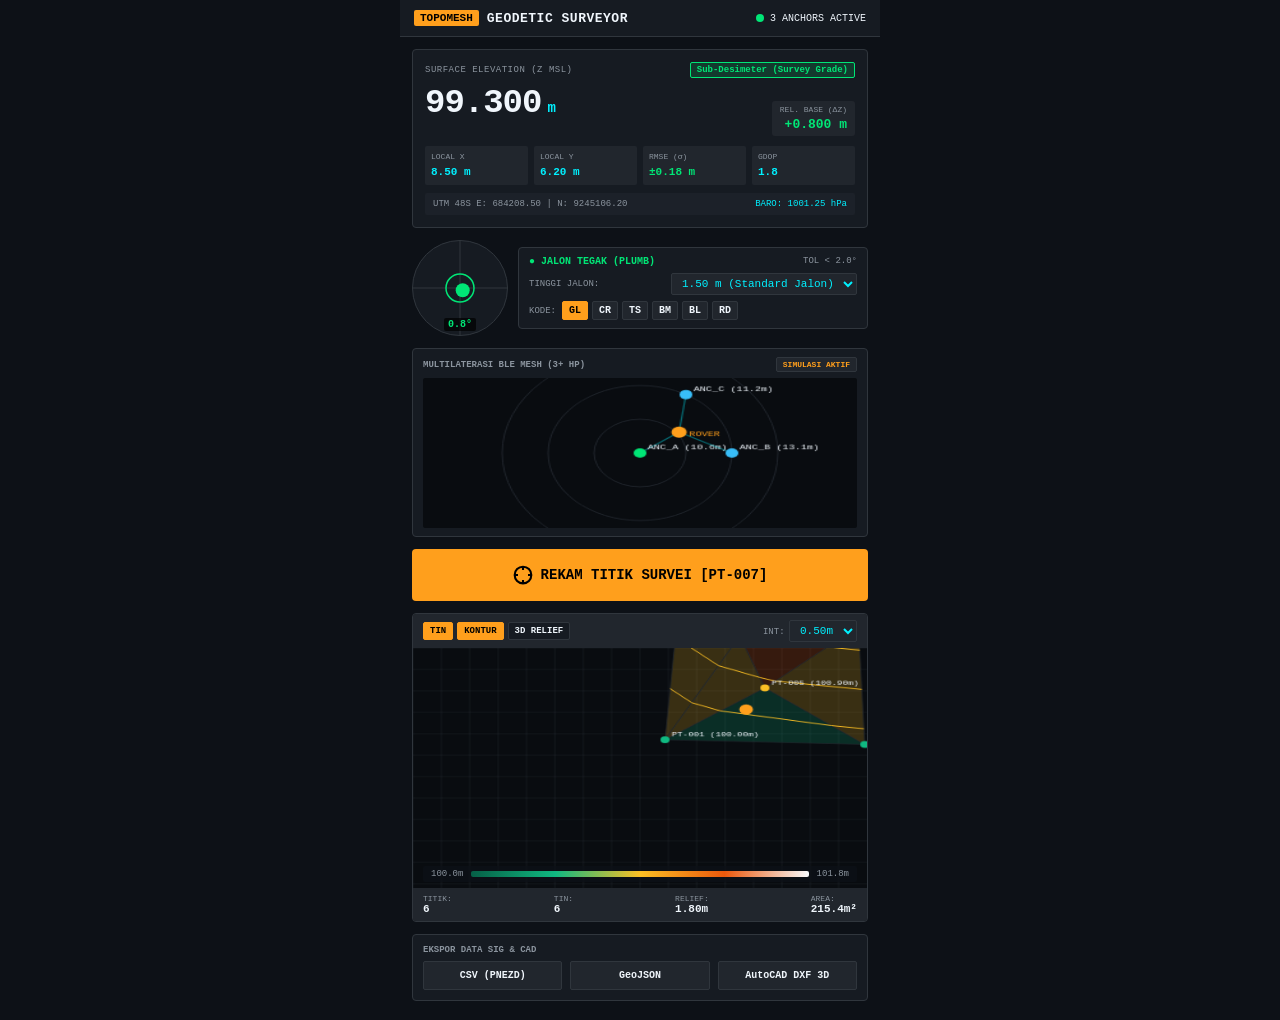
<file: Survey Topografi/web/index.html>
<!DOCTYPE html>
<html lang="id">
<head>
  <meta charset="UTF-8">
  <meta name="viewport" content="width=device-width, initial-scale=1.0, maximum-scale=1.0, user-scalable=no, viewport-fit=cover">
  <title>TopoMesh Geodetic Surveyor (iOS & Android)</title>
  <meta name="apple-mobile-web-app-capable" content="yes">
  <meta name="apple-mobile-web-app-status-bar-style" content="black-translucent">
  <meta name="apple-mobile-web-app-title" content="TopoMesh">
  <link rel="stylesheet" href="style.css">
</head>
<body>
  <div id="app">
    <!-- Top Header Navigation -->
    <header class="app-header">
      <div class="brand">
        <span class="badge-brand">TOPOMESH</span>
        <span class="brand-title">GEODETIC SURVEYOR</span>
      </div>
      <div class="header-status">
        <span id="mesh-status-indicator" class="status-dot"></span>
        <span id="mesh-status-text">3 ANCHORS ACTIVE</span>
      </div>
    </header>

    <!-- Main Content Area -->
    <main class="main-content">
      <!-- 1. Telemetry HUD -->
      <section class="telemetry-card">
        <div class="hud-top-row">
          <span class="hud-subtitle">SURFACE ELEVATION (Z MSL)</span>
          <span id="accuracy-pill" class="pill-badge pill-green">Sub-Desimeter (Survey Grade)</span>
        </div>
        <div class="elevation-display">
          <span id="elevation-value" class="mono-huge">99.300</span>
          <span class="unit-label">m</span>
          <div class="delta-box">
            <span class="delta-label">REL. BASE (ΔZ)</span>
            <span id="delta-value" class="delta-val mono">+0.800 m</span>
          </div>
        </div>

        <div class="hud-grid-metrics">
          <div class="metric-box">
            <span class="m-label">LOCAL X</span>
            <span id="local-x" class="m-val mono">8.50 m</span>
          </div>
          <div class="metric-box">
            <span class="m-label">LOCAL Y</span>
            <span id="local-y" class="m-val mono">6.20 m</span>
          </div>
          <div class="metric-box">
            <span class="m-label">RMSE (σ)</span>
            <span id="rmse-val" class="m-val mono text-green">±0.18 m</span>
          </div>
          <div class="metric-box">
            <span class="m-label">GDOP</span>
            <span id="gdop-val" class="m-val mono">1.8</span>
          </div>
        </div>

        <div class="hud-coords-bar">
          <span id="utm-coords" class="mono-small">UTM 48S E: 684208.50 | N: 9245106.20</span>
          <span id="baro-val" class="mono-small text-cyan">BARO: 1001.25 hPa</span>
        </div>
      </section>

      <!-- 2. Spirit Bubble Level & Pole Height Setting -->
      <section class="level-pole-row">
        <div class="spirit-level-container">
          <canvas id="bubbleCanvas" width="96" height="96"></canvas>
          <div id="tilt-angle-label" class="tilt-badge text-green mono">0.8°</div>
        </div>
        <div class="pole-details-card">
          <div class="pole-status-header">
            <span id="level-status-text" class="status-plumb mono">● JALON TEGAK (PLUMB)</span>
            <span class="pole-tol mono">TOL &lt; 2.0°</span>
          </div>
          <div class="pole-input-row">
            <label for="pole-height-select" class="mono-small">TINGGI JALON:</label>
            <select id="pole-height-select" class="mono-select">
              <option value="0.0">0.00 m (Ground Contact)</option>
              <option value="1.3">1.30 m</option>
              <option value="1.5" selected>1.50 m (Standard Jalon)</option>
              <option value="1.8">1.80 m</option>
              <option value="2.0">2.00 m (Prism Pole)</option>
            </select>
          </div>
          <div class="feature-code-bar">
            <span class="mono-small">KODE:</span>
            <div class="code-chips" id="codeChipsContainer">
              <button class="chip active" data-code="GL">GL</button>
              <button class="chip" data-code="CR">CR</button>
              <button class="chip" data-code="TS">TS</button>
              <button class="chip" data-code="BM">BM</button>
              <button class="chip" data-code="BL">BL</button>
              <button class="chip" data-code="RD">RD</button>
            </div>
          </div>
        </div>
      </section>

      <!-- 3. Radar Multilaterasi 3 Handphone -->
      <section class="radar-card">
        <div class="card-header-mono">
          <span>MULTILATERASI BLE MESH (3+ HP)</span>
          <button id="toggle-sim-btn" class="mini-btn">SIMULASI AKTIF</button>
        </div>
        <canvas id="radarCanvas" width="340" height="160"></canvas>
      </section>

      <!-- 4. Action Button: Record Spot Height -->
      <section class="action-section">
        <button id="log-point-btn" class="btn-primary-action">
          <svg width="20" height="20" viewBox="0 0 24 24" fill="none" stroke="currentColor" stroke-width="2.5"><circle cx="12" cy="12" r="10"/><path d="M12 2v4M12 18v4M2 12h4M18 12h4"/></svg>
          <span id="btn-label" class="mono">REKAM TITIK SURVEI [PT-007]</span>
        </button>
      </section>

      <!-- 5. Topographic Canvas (2D TIN & Contours) -->
      <section class="topo-map-section">
        <div class="map-toolbar">
          <div class="layer-toggles">
            <button id="btn-toggle-tin" class="toggle-btn active">TIN</button>
            <button id="btn-toggle-contours" class="toggle-btn active">KONTUR</button>
            <button id="btn-toggle-3d" class="toggle-btn">3D RELIEF</button>
          </div>
          <div class="interval-selector">
            <span class="mono-small">INT:</span>
            <select id="contour-interval-select" class="mono-select-small">
              <option value="0.25">0.25m</option>
              <option value="0.5" selected>0.50m</option>
              <option value="1.0">1.00m</option>
              <option value="2.0">2.00m</option>
            </select>
          </div>
        </div>

        <div class="canvas-wrapper">
          <canvas id="topoCanvas" width="400" height="280"></canvas>
          <div class="topo-legend">
            <span id="legend-min" class="mono-small">99.3m</span>
            <div class="legend-bar"></div>
            <span id="legend-max" class="mono-small">101.8m</span>
          </div>
        </div>

        <div class="topo-stats-footer">
          <div class="stat-col"><span class="lbl">TITIK:</span><span id="stat-points" class="val mono">6</span></div>
          <div class="stat-col"><span class="lbl">TIN:</span><span id="stat-triangles" class="val mono">7</span></div>
          <div class="stat-col"><span class="lbl">RELIEF:</span><span id="stat-relief" class="val mono">2.50m</span></div>
          <div class="stat-col"><span class="lbl">AREA:</span><span id="stat-area" class="val mono">215.4m²</span></div>
        </div>
      </section>

      <!-- 6. Export Drawer -->
      <section class="export-card">
        <div class="card-header-mono">EKSPOR DATA SIG & CAD</div>
        <div class="export-actions">
          <button id="export-csv-btn" class="export-btn">CSV (PNEZD)</button>
          <button id="export-geojson-btn" class="export-btn">GeoJSON</button>
          <button id="export-dxf-btn" class="export-btn">AutoCAD DXF 3D</button>
        </div>
      </section>
    </main>
  </div>

  <script src="app.js"></script>
</body>
</html>
</file>
<file: Survey Topografi/web/style.css>
/* TopoMesh Geodetic Surveyor - Industrial GIS Styling */
:root {
  --bg-dark: #0D1117;
  --surface-dark: #161B22;
  --card-dark: #21262D;
  --border-dark: #30363D;
  --laser-cyan: #00F0FF;
  --safety-amber: #FF9F1C;
  --status-green: #00E676;
  --alert-red: #FF4D4F;
  --text-light: #F0F6FC;
  --text-muted: #8B949E;
  --font-mono: 'SF Mono', 'Roboto Mono', 'JetBrains Mono', Menlo, Consolas, monospace;
}

* {
  box-sizing: border-box;
  margin: 0;
  padding: 0;
  -webkit-tap-highlight-color: transparent;
}

body {
  background-color: var(--bg-dark);
  color: var(--text-light);
  font-family: -apple-system, BlinkMacSystemFont, "Segoe UI", Roboto, sans-serif;
  overflow-x: hidden;
  user-select: none;
  -webkit-user-select: none;
}

#app {
  max-width: 480px;
  margin: 0 auto;
  min-height: 100vh;
  display: flex;
  flex-direction: column;
}

/* Header */
.app-header {
  background-color: var(--surface-dark);
  border-bottom: 1px solid var(--border-dark);
  padding: 10px 14px;
  display: flex;
  justify-content: space-between;
  align-items: center;
  position: sticky;
  top: 0;
  z-index: 100;
}

.brand {
  display: flex;
  align-items: center;
  gap: 8px;
}

.badge-brand {
  background: var(--safety-amber);
  color: #000;
  font-family: var(--font-mono);
  font-size: 11px;
  font-weight: 900;
  padding: 2px 6px;
  border-radius: 2px;
}

.brand-title {
  font-family: var(--font-mono);
  font-size: 13px;
  font-weight: 700;
  letter-spacing: 0.5px;
}

.header-status {
  display: flex;
  align-items: center;
  gap: 6px;
  font-family: var(--font-mono);
  font-size: 10px;
  color: var(--text-light);
}

.status-dot {
  width: 8px;
  height: 8px;
  border-radius: 50%;
  background: var(--status-green);
  display: inline-block;
}

/* Main Content */
.main-content {
  padding: 12px;
  display: flex;
  flex-direction: column;
  gap: 12px;
}

/* Telemetry Card */
.telemetry-card {
  background: var(--surface-dark);
  border: 1px solid var(--border-dark);
  border-radius: 4px;
  padding: 12px;
}

.hud-top-row {
  display: flex;
  justify-content: space-between;
  align-items: center;
  margin-bottom: 6px;
}

.hud-subtitle {
  font-family: var(--font-mono);
  font-size: 9px;
  color: var(--text-muted);
  letter-spacing: 0.5px;
}

.pill-badge {
  font-family: var(--font-mono);
  font-size: 9px;
  font-weight: bold;
  padding: 2px 6px;
  border-radius: 2px;
}

.pill-green {
  background: rgba(0, 230, 118, 0.15);
  color: var(--status-green);
  border: 1px solid var(--status-green);
}

.elevation-display {
  display: flex;
  align-items: baseline;
  gap: 6px;
  margin-bottom: 10px;
}

.mono-huge {
  font-family: var(--font-mono);
  font-size: 34px;
  font-weight: 900;
  letter-spacing: -1px;
}

.unit-label {
  font-family: var(--font-mono);
  font-size: 14px;
  font-weight: bold;
  color: var(--laser-cyan);
}

.delta-box {
  margin-left: auto;
  background: var(--card-dark);
  padding: 4px 8px;
  border-radius: 3px;
  text-align: right;
}

.delta-label {
  display: block;
  font-family: var(--font-mono);
  font-size: 8px;
  color: var(--text-muted);
}

.delta-val {
  font-size: 13px;
  font-weight: bold;
  color: var(--status-green);
}

.hud-grid-metrics {
  display: grid;
  grid-template-columns: repeat(4, 1fr);
  gap: 6px;
  margin-bottom: 8px;
}

.metric-box {
  background: var(--card-dark);
  padding: 6px;
  border-radius: 2px;
}

.m-label {
  display: block;
  font-family: var(--font-mono);
  font-size: 8px;
  color: var(--text-muted);
}

.m-val {
  font-size: 11px;
  font-weight: bold;
  color: var(--laser-cyan);
}

.hud-coords-bar {
  background: rgba(33, 38, 45, 0.6);
  padding: 6px 8px;
  border-radius: 2px;
  display: flex;
  justify-content: space-between;
}

.mono-small {
  font-family: var(--font-mono);
  font-size: 9px;
  color: var(--text-muted);
}

/* Spirit Level & Pole Row */
.level-pole-row {
  display: flex;
  gap: 10px;
  align-items: center;
}

.spirit-level-container {
  width: 96px;
  height: 96px;
  position: relative;
  background: var(--surface-dark);
  border: 1px solid var(--border-dark);
  border-radius: 50%;
  display: flex;
  align-items: center;
  justify-content: center;
  flex-shrink: 0;
}

.tilt-badge {
  position: absolute;
  bottom: 4px;
  background: rgba(0, 0, 0, 0.7);
  padding: 1px 4px;
  border-radius: 2px;
  font-size: 10px;
  font-weight: bold;
}

.pole-details-card {
  flex-grow: 1;
  background: var(--surface-dark);
  border: 1px solid var(--border-dark);
  border-radius: 4px;
  padding: 8px 10px;
  display: flex;
  flex-direction: column;
  gap: 6px;
}

.pole-status-header {
  display: flex;
  justify-content: space-between;
  font-size: 10px;
}

.status-plumb {
  font-weight: bold;
  color: var(--status-green);
}

.pole-tol {
  color: var(--text-muted);
  font-size: 9px;
}

.pole-input-row {
  display: flex;
  justify-content: space-between;
  align-items: center;
}

.mono-select, .mono-select-small {
  background: var(--card-dark);
  color: var(--laser-cyan);
  border: 1px solid var(--border-dark);
  border-radius: 2px;
  font-family: var(--font-mono);
  font-size: 11px;
  padding: 3px 6px;
  outline: none;
}

.feature-code-bar {
  display: flex;
  align-items: center;
  gap: 6px;
}

.code-chips {
  display: flex;
  gap: 4px;
  overflow-x: auto;
}

.chip {
  background: var(--card-dark);
  border: 1px solid var(--border-dark);
  color: var(--text-light);
  font-family: var(--font-mono);
  font-size: 10px;
  font-weight: bold;
  padding: 3px 6px;
  border-radius: 2px;
  cursor: pointer;
}

.chip.active {
  background: var(--safety-amber);
  color: #000;
  border-color: var(--safety-amber);
}

/* Radar Card */
.radar-card {
  background: var(--surface-dark);
  border: 1px solid var(--border-dark);
  border-radius: 4px;
  padding: 8px 10px;
}

.card-header-mono {
  display: flex;
  justify-content: space-between;
  align-items: center;
  font-family: var(--font-mono);
  font-size: 9px;
  font-weight: bold;
  color: var(--text-muted);
  margin-bottom: 6px;
}

.mini-btn {
  background: var(--card-dark);
  border: 1px solid var(--border-dark);
  color: var(--safety-amber);
  font-family: var(--font-mono);
  font-size: 8px;
  font-weight: bold;
  padding: 2px 6px;
  border-radius: 2px;
  cursor: pointer;
}

#radarCanvas {
  width: 100%;
  height: 150px;
  display: block;
  background: #090C10;
  border-radius: 2px;
}

/* Primary Action Button */
.btn-primary-action {
  width: 100%;
  height: 52px;
  background: var(--safety-amber);
  color: #000;
  border: none;
  border-radius: 4px;
  display: flex;
  align-items: center;
  justify-content: center;
  gap: 8px;
  font-size: 14px;
  font-weight: 900;
  cursor: pointer;
}

.btn-primary-action:active {
  transform: scale(0.99);
  filter: brightness(0.9);
}

/* Topographic Map Canvas */
.topo-map-section {
  background: var(--surface-dark);
  border: 1px solid var(--border-dark);
  border-radius: 4px;
  overflow: hidden;
}

.map-toolbar {
  padding: 6px 10px;
  background: var(--card-dark);
  display: flex;
  justify-content: space-between;
  align-items: center;
}

.layer-toggles {
  display: flex;
  gap: 4px;
}

.toggle-btn {
  background: var(--surface-dark);
  border: 1px solid var(--border-dark);
  color: var(--text-light);
  font-family: var(--font-mono);
  font-size: 9px;
  font-weight: bold;
  padding: 3px 6px;
  border-radius: 2px;
  cursor: pointer;
}

.toggle-btn.active {
  background: var(--safety-amber);
  color: #000;
  border-color: var(--safety-amber);
}

.canvas-wrapper {
  position: relative;
  background: #090C10;
}

#topoCanvas {
  width: 100%;
  height: 240px;
  display: block;
}

.topo-legend {
  position: absolute;
  bottom: 6px;
  left: 10px;
  right: 10px;
  display: flex;
  align-items: center;
  gap: 8px;
  background: rgba(13, 17, 23, 0.75);
  padding: 3px 8px;
  border-radius: 2px;
}

.legend-bar {
  flex-grow: 1;
  height: 6px;
  border-radius: 2px;
  background: linear-gradient(to right, #065F46, #10B981, #FBBF24, #EA580C, #F8FAFC);
}

.topo-stats-footer {
  padding: 6px 10px;
  background: var(--card-dark);
  display: flex;
  justify-content: space-between;
}

.stat-col {
  display: flex;
  flex-direction: column;
}

.stat-col .lbl {
  font-family: var(--font-mono);
  font-size: 8px;
  color: var(--text-muted);
}

.stat-col .val {
  font-size: 11px;
  font-weight: bold;
  color: var(--text-light);
}

/* Export Section */
.export-card {
  background: var(--surface-dark);
  border: 1px solid var(--border-dark);
  border-radius: 4px;
  padding: 10px;
}

.export-actions {
  display: grid;
  grid-template-columns: repeat(3, 1fr);
  gap: 8px;
  margin-top: 6px;
}

.export-btn {
  background: var(--card-dark);
  border: 1px solid var(--border-dark);
  color: var(--text-light);
  font-family: var(--font-mono);
  font-size: 10px;
  font-weight: bold;
  padding: 8px;
  border-radius: 2px;
  cursor: pointer;
}

.export-btn:hover {
  border-color: var(--safety-amber);
  color: var(--safety-amber);
}

/* Utilities */
.mono { font-family: var(--font-mono); }
.text-green { color: var(--status-green); }
.text-cyan { color: var(--laser-cyan); }
.text-amber { color: var(--safety-amber); }
</file>
